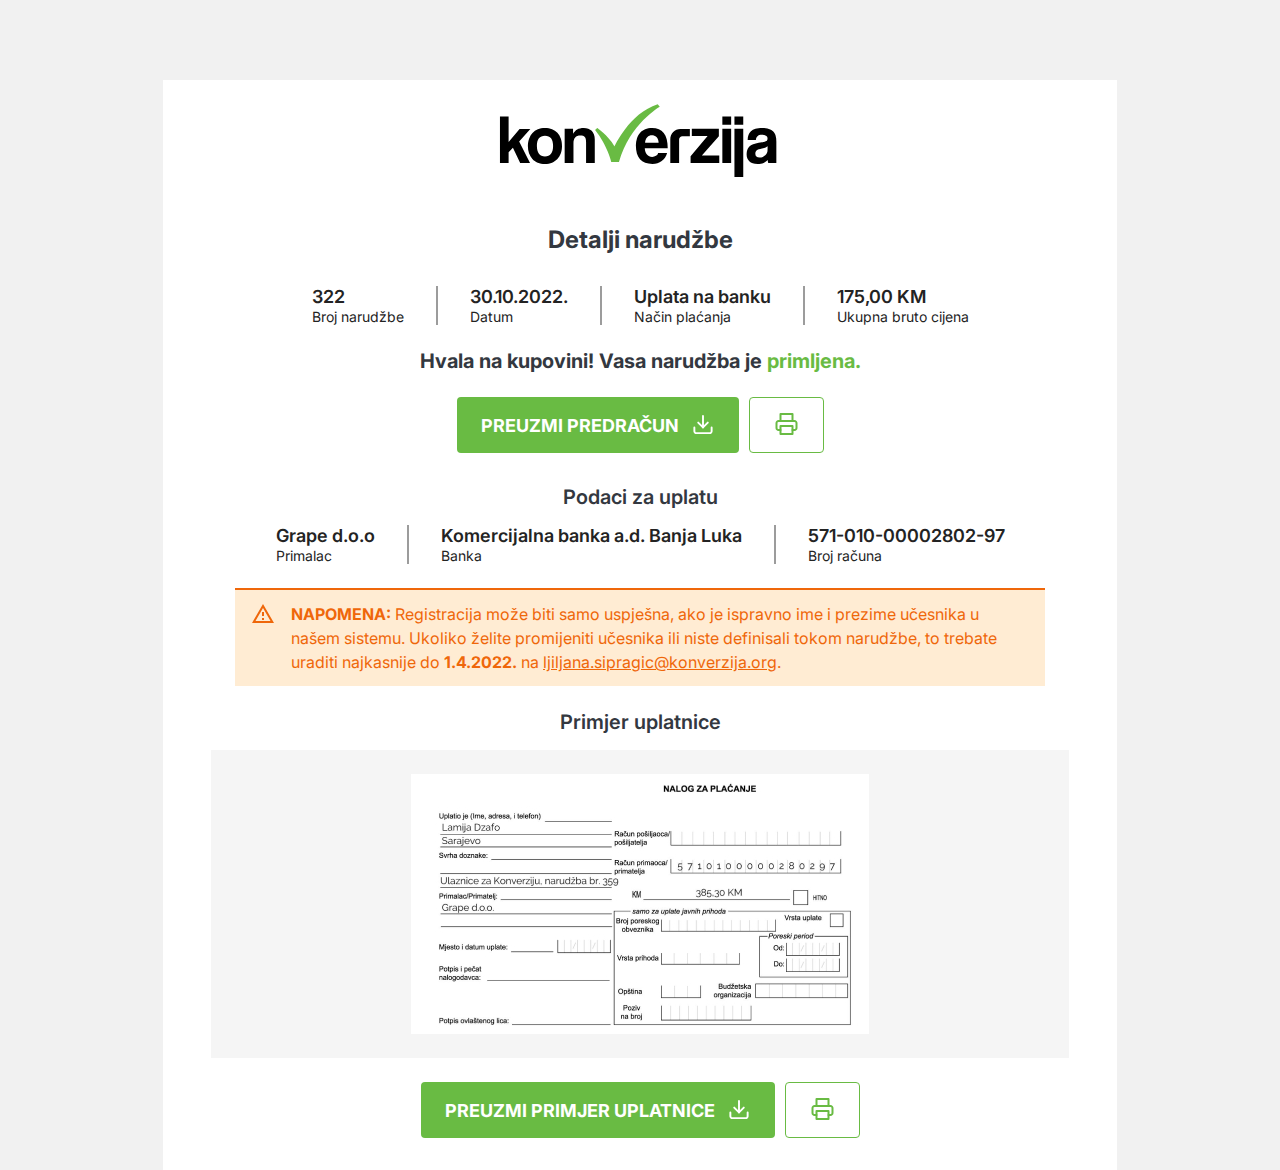
<file: narudzbe/detalji-narudzbe-bh-fizicka.html>
<!doctype html>
<html lang="bs">

<head>
    <!-- Meta tags -->
    <meta charset="utf-8">
    <meta name="viewport" content="width=device-width, initial-scale=1.0, shrink-to-fit=no">
    <title>Konverzija - Regionalna digital marketing konferencija</title>
    <meta name="description" content="" />


    <!-- Style -->
    <link rel="stylesheet" href="../style2.css">

    <!-- Google font -->
    <link rel="preconnect" href="https://fonts.googleapis.com">
    <link rel="preconnect" href="https://fonts.gstatic.com" crossorigin>
    <link href="https://fonts.googleapis.com/css2?family=Inter:wght@400;500;600;700&display=swap" rel="stylesheet">

</head>

<body class="inner">
    <section class="order-details">
        <img src="../images/logo_konverzija.svg" alt="Konverzija logo" class="logo">
        <div class="container">
            <div class="row">
                <h1>Detalji narudžbe</h1>
                <div class="details">
                    <div>
                        <span><strong>322</strong></span>
                        <span>Broj narudžbe</span>
                    </div>
                    <div>
                        <span><strong>30.10.2022.</strong></span>
                        <span>Datum</span>
                    </div>
                    <div>
                        <span><strong>Uplata na banku</strong></span>
                        <span>Način plaćanja</span>
                    </div>
                    <div>
                        <span><strong>175,00 KM</strong></span>
                        <span>Ukupna bruto cijena</span>
                    </div>
                </div>
                <p class="large">Hvala na kupovini!<br> Vasa narudžba je <span class="colour">primljena.</span></p>
                <div class="button-group">
                    <a href="#" class="button">Preuzmi predračun <img src="../images/download.svg" alt="preuzmi"></a>
                    <a href="#" class="print"><img src="../images/print.svg" alt="štampaj"></a>
                </div>
                <h2>Podaci za uplatu</h2>
                <div class="details payment">
                    <div>
                        <span><strong>Grape d.o.o</strong></span>
                        <span>Primalac</span>
                    </div>
                    <div>
                        <span><strong>Komercijalna banka a.d. Banja Luka</strong></span>
                        <span>Banka</span>
                    </div>
                    <div>
                        <span><strong>571-010-00002802-97</strong></span>
                        <span>Broj računa</span>
                    </div>
                </div>
                <div class="note">
                    <img src="../images/warning.svg" alt="napomena">
                    <p><strong>NAPOMENA:</strong>  Registracija može biti samo uspješna, ako je ispravno ime i prezime učesnika u našem sistemu. Ukoliko želite promijeniti učesnika ili niste definisali tokom narudžbe, to trebate uraditi najkasnije do <strong>1.4.2022.</strong> na <a href="mailto:ljiljana.sipragic@konverzija.org">ljiljana.sipragic@konverzija.org</a>.</p>
                </div>
                <h2>Primjer uplatnice</h2>
                <div class="img-box">
                    <img src="../images/konverzija-primjer-uplatnice.jpg" alt="primjer uplatnice">
                </div>
                <div class="button-group">
                    <a href="#" class="button">Preuzmi primjer uplatnice <img src="../images/download.svg"
                            alt="preuzmi"></a>
                    <a href="#" class="print"><img src="../images/print.svg" alt="štampaj"></a>
                </div>
            </div>
        </div>
        </div>
    </section>

</body>

</html>
</file>
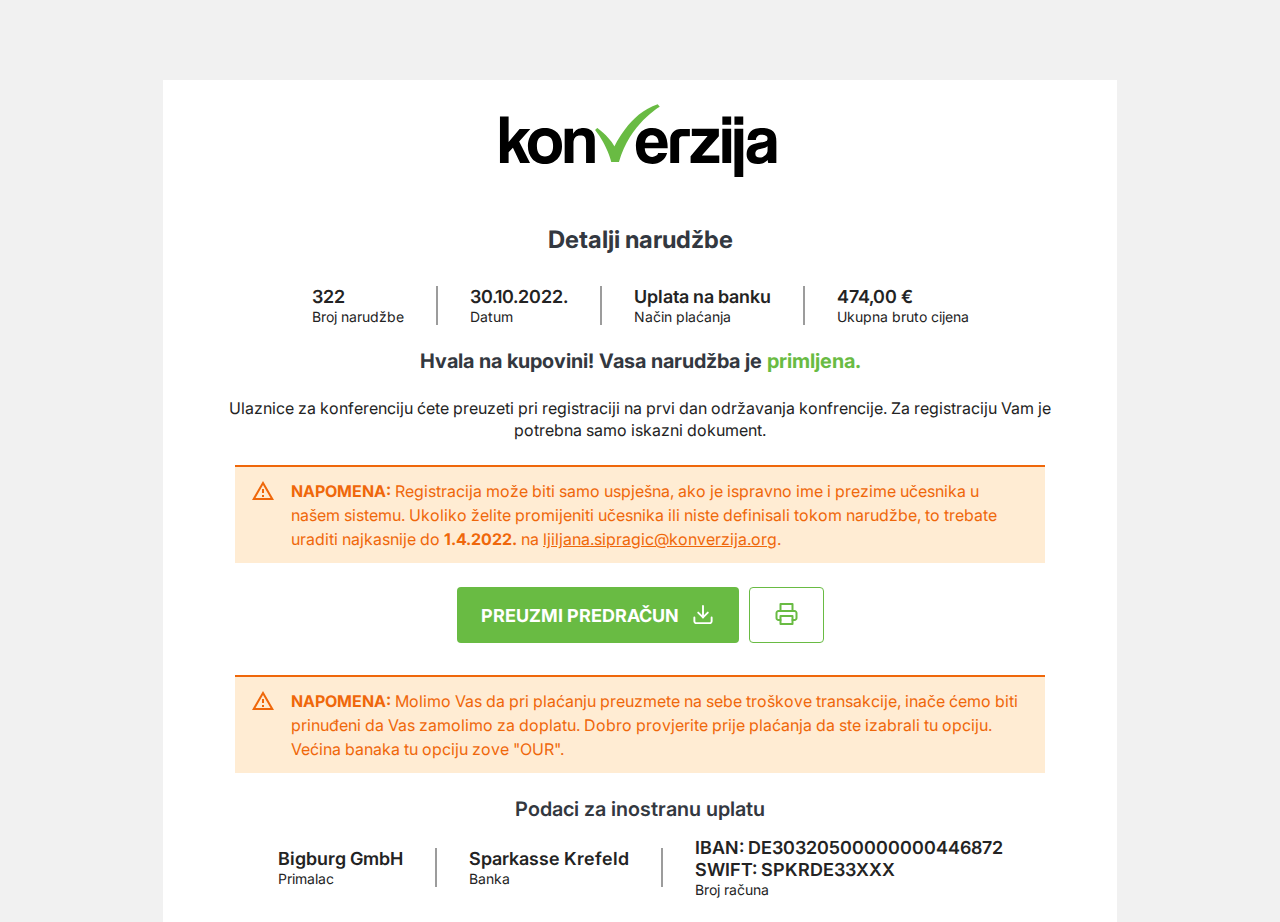
<file: narudzbe/detalji-narudzbe-ino-pravna.html>
<!doctype html>
<html lang="bs">

<head>
    <!-- Meta tags -->
    <meta charset="utf-8">
    <meta name="viewport" content="width=device-width, initial-scale=1.0, shrink-to-fit=no">
    <title>Konverzija - Regionalna digital marketing konferencija</title>
    <meta name="description" content="" />


    <!-- Style -->
    <link rel="stylesheet" href="../style2.css">

    <!-- Google font -->
    <link rel="preconnect" href="https://fonts.googleapis.com">
    <link rel="preconnect" href="https://fonts.gstatic.com" crossorigin>
    <link href="https://fonts.googleapis.com/css2?family=Inter:wght@400;500;600;700&display=swap" rel="stylesheet">

</head>

<body class="inner">
    <section class="order-details">
        <img src="../images/logo_konverzija.svg" alt="Konverzija logo" class="logo">
        <div class="container">
            <div class="row">
                <h1>Detalji narudžbe</h1>
                <div class="details">
                    <div>
                        <span><strong>322</strong></span>
                        <span>Broj narudžbe</span>
                    </div>
                    <div>
                        <span><strong>30.10.2022.</strong></span>
                        <span>Datum</span>
                    </div>
                    <div>
                        <span><strong>Uplata na banku</strong></span>
                        <span>Način plaćanja</span>
                    </div>
                    <div>
                        <span><strong>474,00 €</strong></span>
                        <span>Ukupna bruto cijena</span>
                    </div>
                </div>
                <p class="large">Hvala na kupovini!<br> Vasa narudžba je <span class="colour">primljena.</span></p>
                <p>Ulaznice za konferenciju ćete preuzeti pri registraciji na prvi  dan održavanja konfrencije. 
                    Za registraciju Vam je potrebna samo iskazni dokument.</p>
                    <div class="note">
                        <img src="../images/warning.svg" alt="napomena">
                        <p><strong>NAPOMENA:</strong>  Registracija može biti samo uspješna, ako je ispravno ime i prezime učesnika u našem sistemu. Ukoliko želite promijeniti učesnika ili niste definisali tokom narudžbe, to trebate uraditi najkasnije do <strong>1.4.2022.</strong> na <a href="mailto:ljiljana.sipragic@konverzija.org">ljiljana.sipragic@konverzija.org</a>.</p>
                    </div>
                <div class="button-group">
                    <a href="#" class="button">Preuzmi predračun <img src="../images/download.svg" alt="preuzmi"></a>
                    <a href="#" class="print"><img src="../images/print.svg" alt="štampaj"></a>
                </div>
                <div class="note">
                    <img src="../images/warning.svg" alt="napomena">
                    <p><strong>NAPOMENA:</strong> Molimo Vas da pri plaćanju preuzmete na sebe troškove transakcije, inače ćemo biti prinuđeni da Vas zamolimo za doplatu. Dobro provjerite prije plaćanja da ste izabrali tu opciju. Većina banaka tu opciju zove "OUR".</p>
                </div>
                <h2>Podaci za inostranu uplatu</h2>
                <div class="details payment">
                    <div>
                        <span><strong>Bigburg GmbH</strong></span>
                        <span>Primalac</span>
                    </div>
                    <div>
                        <span><strong>Sparkasse Krefeld</strong></span>
                        <span>Banka</span>
                    </div>
                    <div>
                        <span><strong>IBAN: DE30320500000000446872<br>
                            SWIFT: SPKRDE33XXX</strong></span>
                        
                        <span>Broj računa</span>
                    </div>
                </div>
              
            </div>
        </div>
        </div>
    </section>

</body>

</html>
</file>
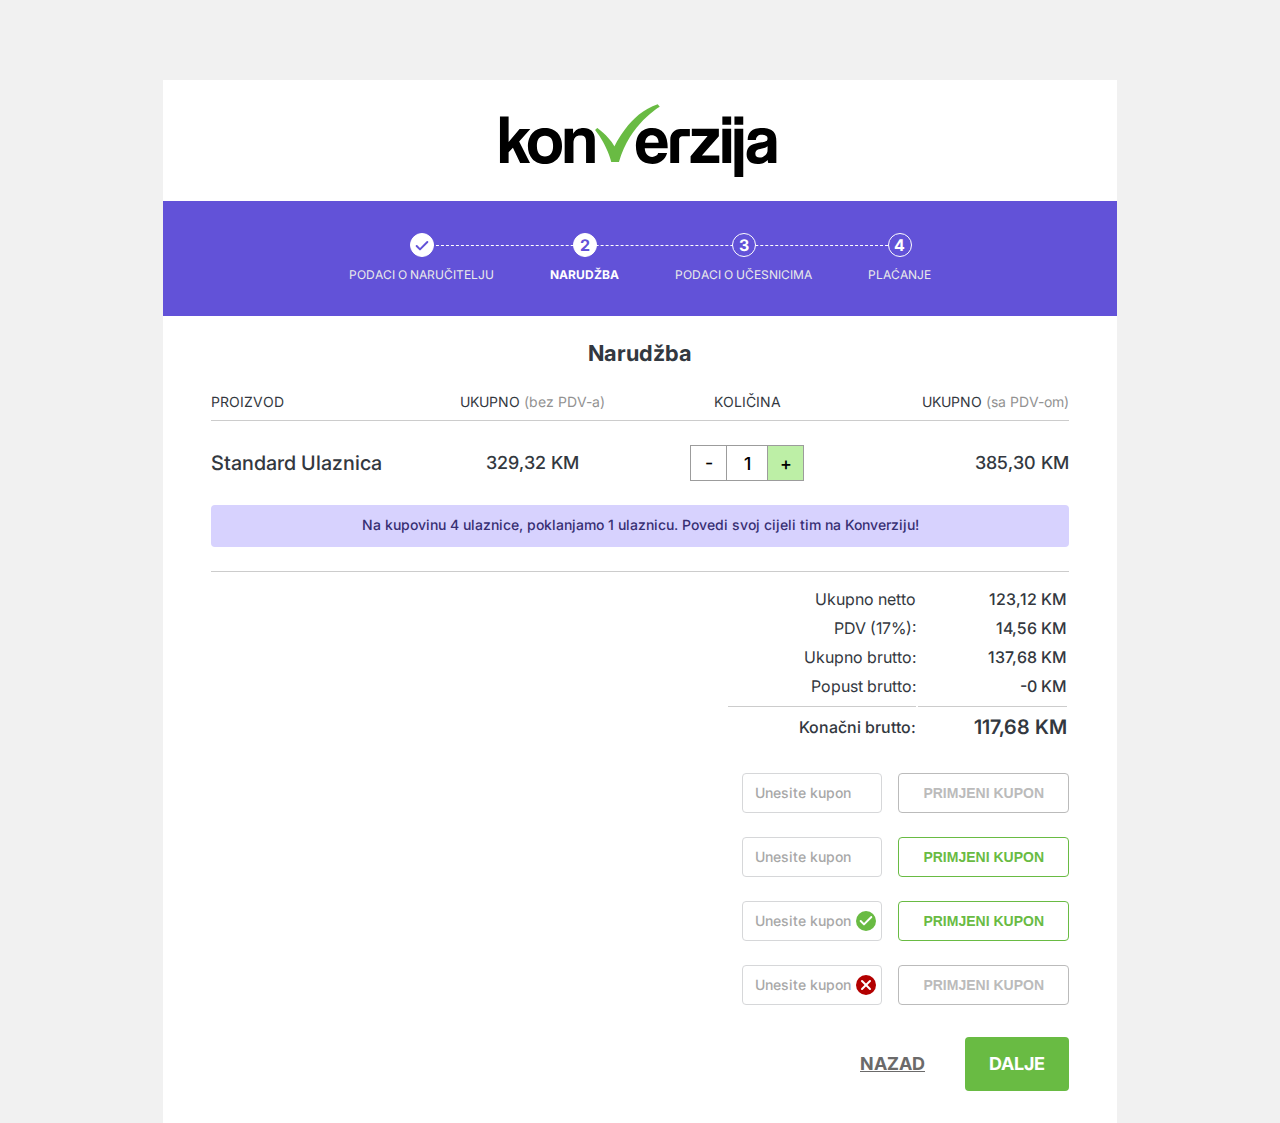
<file: narudzbe/narudzba-bh.html>
<!doctype html>
<html lang="bs">

<head>
    <!-- Meta tags -->
    <meta charset="utf-8">
    <meta name="viewport" content="width=device-width, initial-scale=1.0, shrink-to-fit=no">
    <title>Konverzija - Regionalna digital marketing konferencija</title>
    <meta name="description" content="" />


    <!-- Style -->
    <link rel="stylesheet" href="../style2.css">

    <!-- Google font -->
    <link rel="preconnect" href="https://fonts.googleapis.com">
    <link rel="preconnect" href="https://fonts.gstatic.com" crossorigin>
    <link href="https://fonts.googleapis.com/css2?family=Inter:wght@400;500;600;700&display=swap" rel="stylesheet">

</head>

<body class="inner">
    <section class="cart">
        <div class="header">
            <img src="../images/logo_konverzija.svg" alt="Konverzija logo" class="logo">
        </div>
        <div class="steps">
            <div class="container">
                <div class="row">
                    <div class="step completed">
                        <span class="number"><img src="../images/check.svg" alt="korak jedan"></span>
                        <span class="text">Podaci o naručitelju</span>
                    </div>
                    <div class="step active">
                        <span class="number">2</span>
                        <div>
                            <span class="mobile-text">Korak 2 od 4</span>
                            <span class="text">Narudžba</span>
                        </div>
                    </div>
                    <div class="step">
                        <span class="number">3</span>
                        <span class="text">Podaci o učesnicima</span>
                    </div>
                    <div class="step">
                        <span class="number">4</span>
                        <span class="text">Plaćanje</span>
                    </div>
                </div>
            </div>

        </div>
        <div class="container">
            <div class="row">
                <h1>Narudžba</h1>

                <form>
                    <table class="cart-table" cellspacing="0">
                        <thead>
                            <tr>
                                <th class="product-name">Proizvod</th>
                                <th class="product-price">UKUPNO <span>(bez PDV-a)</span></th>
                                <th class="product-quantity">Količina</th>
                                <th class="product-total">UKUPNO <span>(sa PDV-om)</span></th>
                            </tr>
                        </thead>
                        <tbody>

                            <tr class="cart_item">
                                <td class="product-name">Standard Ulaznica</td>

                                <td class="product-price" data-label="UKUPNO (bez PDV-a):">
                                    <div class="amount">329,32 <span class="currencySymbol">KM</span></div>
                                </td>

                                <td class="product-quantity" data-label="KOLIČINA:">
                                    <div class="qib-container">
                                        <button type="button" class="minus">-</button>
                                        <div class="quantity">
                                            <input type="text" id="quant" class="qty text" value="1" title="Količina">
                                        </div>
                                        <button type="button" class="plus">+</button>
                                    </div>
                                </td>

                                <td class="product-total" data-label="UKUPNO (sa PDV-om):">
                                    <div class="amount">385,30 <span class="currencySymbol">KM</span></div>
                                </td>
                            </tr>
                        </tbody>
                    </table>

                    <div class="info">
                        <p>Na kupovinu 4 ulaznice, poklanjamo 1 ulaznicu. Povedi svoj cijeli tim na
                            Konverziju!</p>
                    </div>
                    <div class="cart-totals">
                        <table class="totals">
                            <tbody>
                                <tr>
                                    <th>Ukupno netto</th>
                                    <td>123,12 <span class="currencySymbol">KM</span></td>
                                </tr>
                                <tr>
                                    <th>PDV (17%):</th>
                                    <td>14,56 <span class="currencySymbol">KM</span></td>
                                </tr>
                                <tr>
                                    <th>Ukupno brutto:</th>
                                    <td>137,68 <span class="currencySymbol">KM</span></td>
                                </tr>
                                <tr>
                                    <th>Popust brutto:</th>
                                    <td>-0 <span class="currencySymbol">KM</span></td>
                                </tr>
                                <tr class="total">
                                    <th>Konačni brutto:</th>
                                    <td>117,68 <span class="currencySymbol">KM</span></td>
                                </tr>
                            </tbody>
                        </table>
                    </div>


                    <div class="coupon">
                        <input type="text" name="coupon_code" class="input-text" id="coupon_code" value=""
                            placeholder="Unesite kupon">
                        <div class="tooltip disabled"> <button type="submit" class="button" name="apply_coupon"
                                value="Primjeni kupon" disabled>Primjeni
                                kupon</button>
                            <span class="tooltiptext">Prvo morate unijeti kupon.</span>
                        </div>

                    </div>

                    <div class="coupon">
                        <input type="text" name="coupon_code" class="input-text" id="coupon_code" value=""
                            placeholder="Unesite kupon">
                        <button type="submit" class="button" name="apply_coupon" value="Primjeni kupon">Primjeni
                            kupon</button>

                    </div>
                    <div class="coupon">
                        <input type="text" name="coupon_code" class="input-text correct" id="coupon_code" value=""
                            placeholder="Unesite kupon">
                        <button type="submit" class="button" name="apply_coupon" value="Primjeni kupon">Primjeni
                            kupon</button>

                    </div>
                    <div class="coupon">
                        <input type="text" name="coupon_code" class="input-text incorrect" id="coupon_code" value=""
                            placeholder="Unesite kupon">
                        <div class="tooltip disabled"> <button type="submit" class="button" name="apply_coupon"
                                value="Primjeni kupon" disabled>Primjeni
                                kupon</button>
                            <span class="tooltiptext">Molim vas unesite ispravan kupon.</span>

                        </div>
                    </div>
                </form>

                <div class="button-group">
                    <a href="#" class="inverted-button">Nazad</a>
                    <a href="#" class="button">Dalje</a>
                </div>



            </div>
        </div>
    </section>

</body>

</html>
</file>
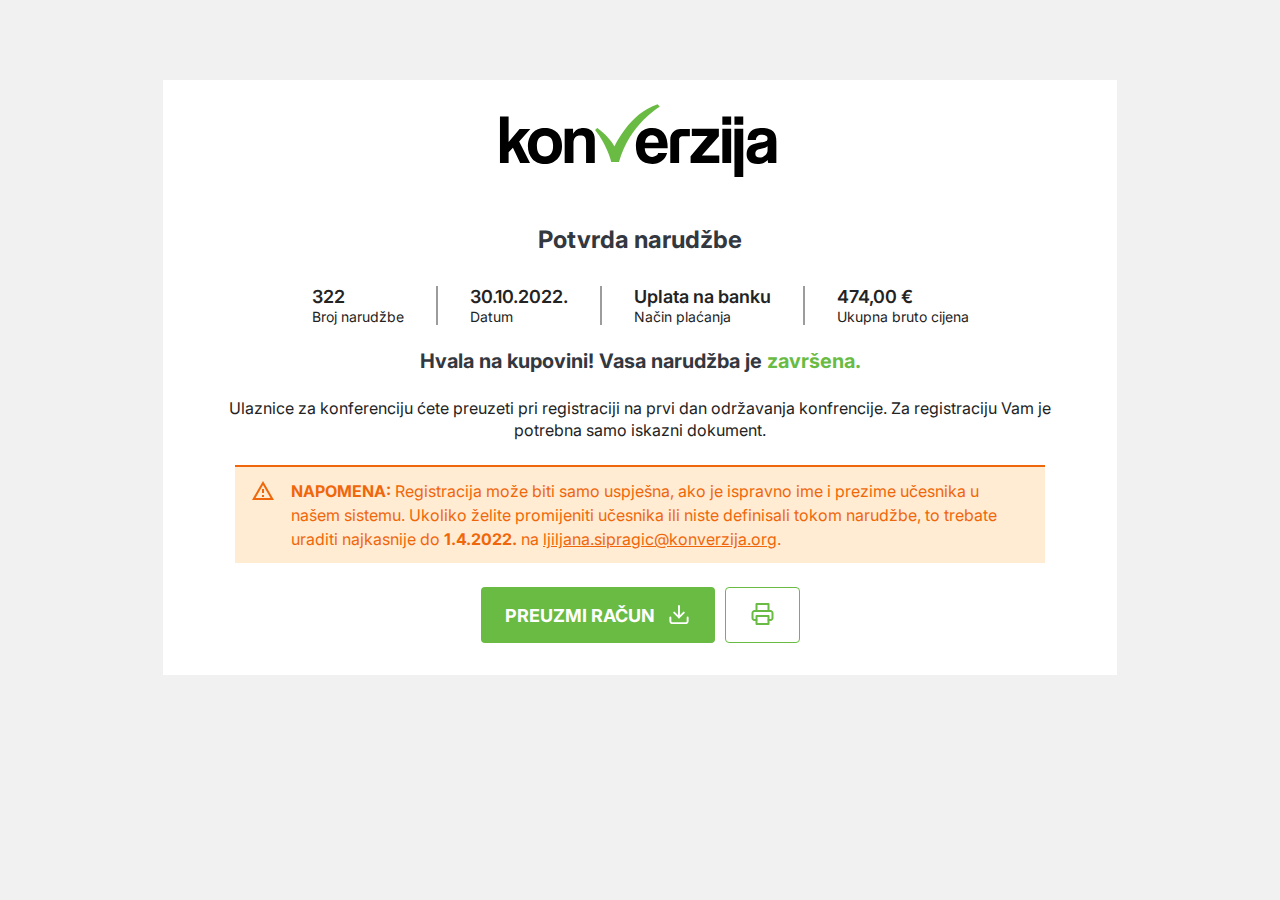
<file: narudzbe/potvrda-narudzbe-ino-fizicka.html>
<!doctype html>
<html lang="bs">

<head>
    <!-- Meta tags -->
    <meta charset="utf-8">
    <meta name="viewport" content="width=device-width, initial-scale=1.0, shrink-to-fit=no">
    <title>Konverzija - Regionalna digital marketing konferencija</title>
    <meta name="description" content="" />


    <!-- Style -->
    <link rel="stylesheet" href="../style2.css">

    <!-- Google font -->
    <link rel="preconnect" href="https://fonts.googleapis.com">
    <link rel="preconnect" href="https://fonts.gstatic.com" crossorigin>
    <link href="https://fonts.googleapis.com/css2?family=Inter:wght@400;500;600;700&display=swap" rel="stylesheet">

</head>

<body class="inner">
    <section class="order-details">
        <img src="../images/logo_konverzija.svg" alt="Konverzija logo" class="logo">
        <div class="container">
            <div class="row">
                <h1>Potvrda narudžbe</h1>
                <div class="details">
                    <div>
                        <span><strong>322</strong></span>
                        <span>Broj narudžbe</span>
                    </div>
                    <div>
                        <span><strong>30.10.2022.</strong></span>
                        <span>Datum</span>
                    </div>
                    <div>
                        <span><strong>Uplata na banku</strong></span>
                        <span>Način plaćanja</span>
                    </div>
                    <div>
                        <span><strong>474,00 €</strong></span>
                        <span>Ukupna bruto cijena</span>
                    </div>
                </div>
                <p class="large">Hvala na kupovini!<br> Vasa narudžba je <span class="colour">završena.</span></p>
                <p>Ulaznice za konferenciju ćete preuzeti pri registraciji na prvi  dan održavanja konfrencije. 
                    Za registraciju Vam je potrebna samo iskazni dokument.</p>
                    <div class="note">
                        <img src="../images/warning.svg" alt="napomena">
                        <p><strong>NAPOMENA:</strong>  Registracija može biti samo uspješna, ako je ispravno ime i prezime učesnika u našem sistemu. Ukoliko želite promijeniti učesnika ili niste definisali tokom narudžbe, to trebate uraditi najkasnije do <strong>1.4.2022.</strong> na <a href="mailto:ljiljana.sipragic@konverzija.org">ljiljana.sipragic@konverzija.org</a>.</p>
                    </div>
                <div class="button-group">
                    <a href="#" class="button">Preuzmi račun <img src="../images/download.svg" alt="preuzmi"></a>
                    <a href="#" class="print"><img src="../images/print.svg" alt="štampaj"></a>
                </div>
            </div>
        </div>
        </div>
    </section>

</body>

</html>
</file>
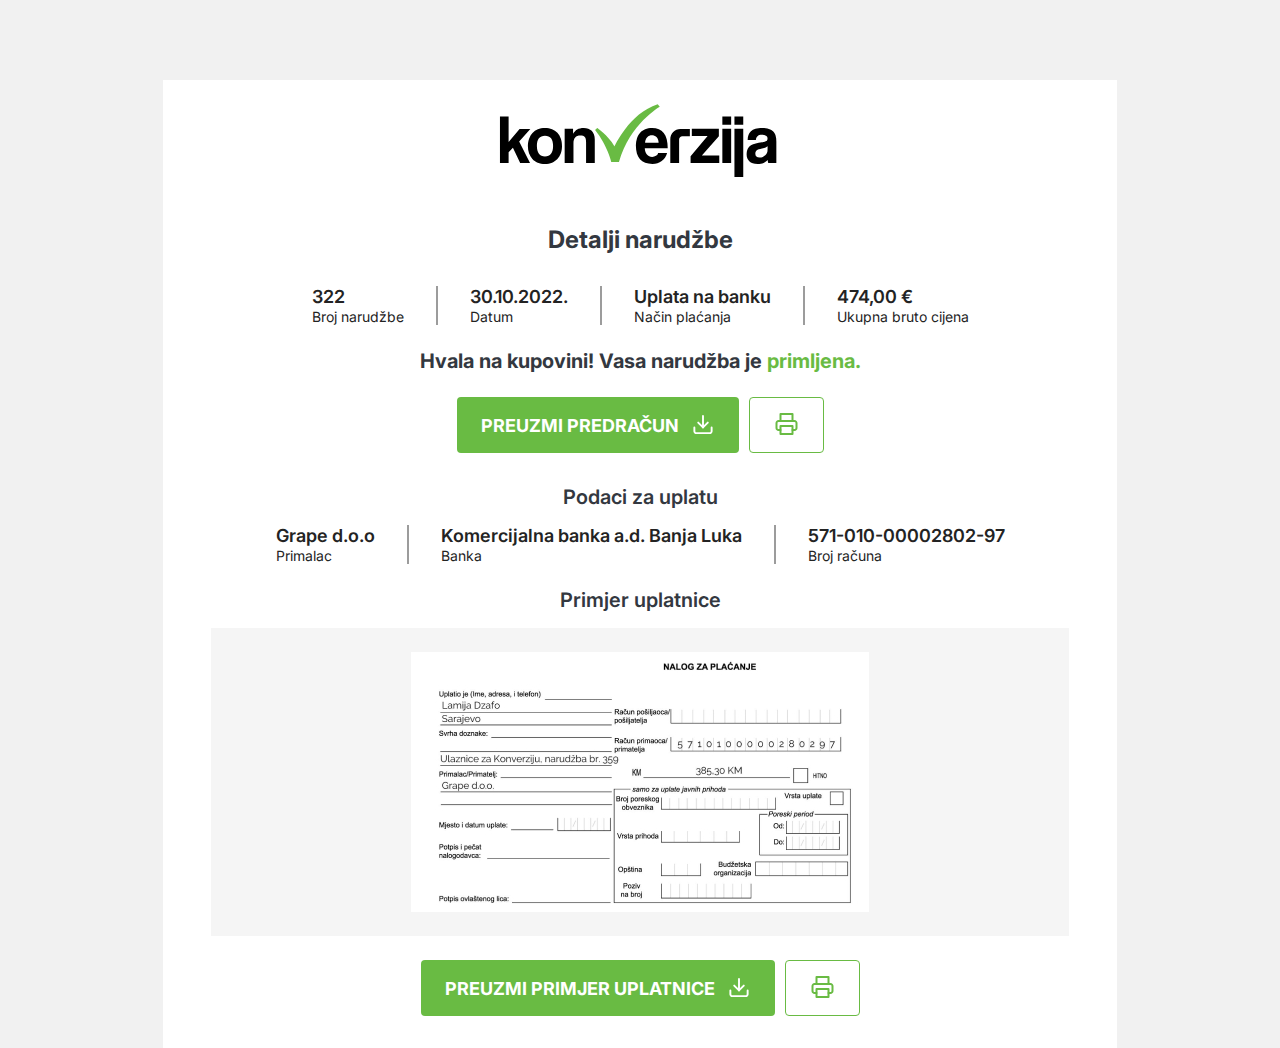
<file: pages/index5.html>
<!doctype html>
<html lang="bs">

<head>
    <!-- Meta tags -->
    <meta charset="utf-8">
    <meta name="viewport" content="width=device-width, initial-scale=1.0, shrink-to-fit=no">
    <title>Konverzija - Regionalna digital marketing konferencija</title>
    <meta name="description" content="" />


    <!-- Style -->
    <link rel="stylesheet" href="../style2.css">

    <!-- Google font -->
    <link rel="preconnect" href="https://fonts.googleapis.com">
    <link rel="preconnect" href="https://fonts.gstatic.com" crossorigin>
    <link href="https://fonts.googleapis.com/css2?family=Inter:wght@400;500;600;700&display=swap" rel="stylesheet">

</head>

<body class="inner">
    <section class="order-details">
        <div class="header">
            <img src="../images/logo_konverzija.svg" alt="Konverzija logo" class="logo">
        </div>
        <div class="container">
            <div class="row">
                <h1>Detalji narudžbe</h1>
                <div class="details">
                    <div>
                        <span><strong>322</strong></span>
                        <span>Broj narudžbe</span>
                    </div>
                    <div>
                        <span><strong>30.10.2022.</strong></span>
                        <span>Datum</span>
                    </div>
                    <div>
                        <span><strong>Uplata na banku</strong></span>
                        <span>Način plaćanja</span>
                    </div>
                    <div>
                        <span><strong>474,00 €</strong></span>
                        <span>Ukupna bruto cijena</span>
                    </div>
                </div>
                <p class="large">Hvala na kupovini!<br> Vasa narudžba je <span class="colour">primljena.</span></p>
                <div class="button-group">
                    <a href="#" class="button">Preuzmi predračun <img src="../images/download.svg" alt="preuzmi"></a>
                    <a href="#" class="print"><img src="../images/print.svg" alt="štampaj"></a>
                </div>
                <h2>Podaci za uplatu</h2>
                <div class="details payment">
                    <div>
                        <span><strong>Grape d.o.o</strong></span>
                        <span>Primalac</span>
                    </div>
                    <div>
                        <span><strong>Komercijalna banka a.d. Banja Luka</strong></span>
                        <span>Banka</span>
                    </div>
                    <div>
                        <span><strong>571-010-00002802-97</strong></span>
                        <span>Broj računa</span>
                    </div>
                </div>
                <h2>Primjer uplatnice</h2>
                <div class="img-box">
                    <img src="../images/konverzija-primjer-uplatnice.jpg" alt="primjer uplatnice">
                </div>
                <div class="button-group">
                    <a href="#" class="button">Preuzmi primjer uplatnice <img src="../images/download.svg"
                            alt="preuzmi"></a>
                    <a href="#" class="print"><img src="../images/print.svg" alt="štampaj"></a>
                </div>
            </div>
        </div>
        </div>
    </section>

</body>

</html>
</file>
<file: style2.css>
/* container and column */
.container {
    margin: 0 auto;
    max-width: 1280px;
    width: 100%;
    overflow: hidden;
}

@media (max-width: 1280px) {
    .container {
        padding: 0 16px;
    }
}

.column-1,
.column-2,
.column-3,
.column-4,
.column-5,
.column-6,
.column-7,
.column-8,
.column-9,
.column-10,
.column-11,
.column-12 {
    float: left;
}

.column-1 {
    width: 8.3%;
}

.column-2 {
    width: 16.6%;
}

.column-3 {
    width: 25%;
}

.column-4 {
    width: 33.3%;
}

.column-5 {
    width: 41.6%;
}

.column-6 {
    width: 50%;
}

.column-7 {
    width: 58.3%;
}

.column-8 {
    width: 66.6%;
}

.column-9 {
    width: 75%;
}

.column-10 {
    width: 83.3%;
}

.column-11 {
    width: 91.6%;
}

.column-12 {
    width: 100%;
}

@media (max-width: 1023px) {

    .column-1,
    .column-2,
    .column-3,
    .column-4,
    .column-5,
    .column-6,
    .column-7,
    .column-8,
    .column-9,
    .column-10,
    .column-11,
    .column-12 {
        margin: 0 !important;
        padding: 0 !important;
        float: none;
        width: 100% !important;
    }

}

/* Basic styles */
section {
    margin: 0;
    padding: 0;
    border: 0;
    width: 100%;
}

footer,
header,
nav,
section {
    display: block;
    overflow: hidden;
}

* {
    margin: 0;
    padding: 0;
    box-sizing: border-box;
}

html {
    -webkit-text-size-adjust: 100%;
    -ms-text-size-adjust: 100%;
    text-rendering: optimizeLegibility;
    -webkit-font-smoothing: antialiased;
    scroll-behavior: smooth;
}

body {
    font-family: 'Montserrat', sans-serif;
    background-color: #fff;
    font-weight: normal;
    text-rendering: optimizeLegibility;
    -webkit-font-smoothing: antialiased;
    color: var(--text-color);
    line-height: 1;
}

:focus {
    outline: none;
}

:root {
    --text-color: #232323;
    --title-color: #232323;
    --hilight-color: #6252D8;
    --button-color: #69BB43;
}

a {
    text-decoration: none;
}

a:hover,
a:active {
    outline: 0;
}

p {
    margin: 0;
    font-size: 18px;
    line-height: 24px;
    margin-bottom: 16px;
    color: var(--text-color);
    font-weight: 400;

}

h1 {
    font-weight: 900;
    font-size: 48px;
    line-height: 59px;
}

h2,
h2 a {
    font-weight: 700;
    font-size: 40px;
    line-height: 49px;
    margin-bottom: 24px;
}

h3,
h3 a {
    font-weight: 700;
    font-size: 28px;
    line-height: 34px;
}

h4,
h4 a {
    font-size: 22px;
    line-height: 29px;
}

h5,
h5 a {
    font-size: 19px;
    line-height: 26px;
}

h6,
h6 a {
    font-size: 16px;
    line-height: 21px;
}

h1,
h2,
h2 a,
h3,
h3 a,
h4,
h4 a,
h5,
h5 a,
h6,
h6 a {
    color: var(--title-color);
    font-family: 'Montserrat', sans-serif;



}

ul {
    list-style: disc inside;
}

ol {
    list-style: decimal inside;
}

li {
    font-size: 16px;
    line-height: 23px;
    margin-bottom: 15px;
    color: var(--text-color);
    list-style: none;
    font-family: 'Montserrat', sans-serif;
}

li ul,
li ol {
    margin-left: 15px;
    margin-bottom: 0;
}

iframe,
img {
    max-width: 100%;
}

.button {
    padding: 16px 24px;
    background: var(--button-color);
    border-radius: 4px;
    font-weight: 700;
    font-size: 18px;
    line-height: 22px;
    color: #fff;
    text-transform: uppercase;
    transition: all .2s;

}

.button:hover {
    background: #5da93a;
}

/*cart*/
body.inner {
    background-color: #f1f1f1;
    font-family: 'Inter', sans-serif;

}

.cart {
    max-width: 954px;
    margin: 80px auto 0;
    background-color: #fff;
    overflow: visible;
    padding: 24px 0 32px;
}

.header img {
    margin: 0 auto 24px auto;
    height: 73px;
    display: block;
}

.cart .container {
    padding: 0;
    margin: 0;
}

.steps {
    padding: 16px 0px;
    background: #6252D8;
}

.steps .row {
    display: flex;
    flex-direction: row;
    justify-content: center;
    align-items: center;
    padding: 16px 0px;
}

.steps {
    position: relative;
}

.steps .step {
    text-align: center;
    padding: 0 28px;
    position: relative;
}

.step .number {
    font-family: 'Inter', sans-serif;
    color: #fff;
    border: 1px solid #fff;
    border-radius: 100%;
    font-weight: 700;
    font-size: 16px;
    line-height: 23px;
    text-align: center;
    width: 24px;
    height: 24px;
    display: block;
    margin: 0 auto 8px;
    background: #6252D8;


}

.step.active .number {
    color: #6252D8;
    background: #fff;
}

.step.completed .number {
    background: #fff;
}

.step.completed .number img {
    width: 16px;
    height: 16px;
    margin-top: calc(100% - 16px/2 - 10px);
}

.step .mobile-text {
    display: none;
}

.step .text {
    font-family: 'Inter', sans-serif;

    font-weight: 400;
    font-size: 12px;
    line-height: 18px;
    text-transform: uppercase;
    color: #EAEAEA;
}

.step.active .text {
    font-weight: 700;
    font-size: 12px;
    line-height: 18px;
    color: #fff;
}

.steps .row:before {
    content: '';
    width: 50%;
    border-top: 1px dashed #FFFFFF;
    display: inline-block;
    position: absolute;
    top: 38%;
    left: 27%;
}

.cart h1 {
    font-family: 'Inter', sans-serif;
    font-weight: 700;
    font-size: 22px;
    line-height: 27px;
    text-align: center;
    margin: 24px 0;
    color: #333840;
}

.cart form {
    padding: 0 48px;
}

table.cart-table {
    width: 100%;
    table-layout: fixed;
}

table.cart-table td.product-name,
table.cart-table th.product-name {
    text-align: left;
}

table.cart-table td.product-price,
table.cart-table th.product-price,
table.cart-table td.product-quantity,
table.cart-table th.product-quantity {
    text-align: center;
}

table.cart-table td.product-total,
table.cart-table th.product-total {
    text-align: right;
}

table.cart-table td.product-name {
    font-family: 'Inter', sans-serif;

    font-weight: 500;
    font-size: 20px;
    line-height: 24px;
    color: #333840;
}

table.cart-table td.product-price,
table.cart-table td.product-total {
    font-family: 'Inter', sans-serif;
    font-weight: 500;
    font-size: 18px;
    line-height: 22px;
    color: #333840;
}

table.cart-table tr {
    width: 100%;
}

table.cart-table thead th {
    padding-bottom: 8px;
    border-bottom: 1px solid #ccc;
}

table.cart-table thead th {
    font-family: 'Inter', sans-serif;
    font-size: 14px;
    line-height: 21px;
    text-transform: uppercase;
    color: #333840;
    font-weight: 400;
}

table.cart-table thead th span {
    color: #929292;
    text-transform: none;
}

.cart button.minus {
    font-family: 'Inter', sans-serif;
    line-height: 1;
    display: inline-block;
    margin: 0;
    padding: 0;
    box-sizing: border-box;
    height: 36px;
    width: 36px;
    float: left;
    min-height: initial;
    min-width: initial;
    max-height: initial;
    max-width: initial;
    vertical-align: middle;
    font-weight: 500;
    font-size: 18px;
    line-height: 16px;
    transition: none;
    border-top: 1px solid #9C9C9C;
    border-bottom: 1px solid #9C9C9C;
    border-left: 1px solid #9C9C9C;
    background: #fff;
    border-right: none;
    border-radius: 0;
    cursor: pointer;
    transition: all .2s;
}

.cart button.minus:hover {
    background: #f5f5f5;
}

.cart button.plus {
    font-family: 'Inter', sans-serif;
    line-height: 1;
    display: inline-block;
    margin: 0;
    padding: 0;
    box-sizing: border-box;
    padding: 10px;
    width: 36px;
    height: 36px;
    background: #BDEFA6;
    float: right;
    min-height: initial;
    min-width: initial;
    max-height: initial;
    max-width: initial;
    vertical-align: middle;
    font-weight: 500;
    font-size: 18px;
    line-height: 16px;
    transition: none;
    border-top: 1px solid #9C9C9C;
    border-bottom: 1px solid #9C9C9C;
    border-right: 1px solid #9C9C9C;
    border-left: none;
    border-radius: 0;
    cursor: pointer;
    transition: all .2s;
}

button.plus:hover {
    background: #abef8b;
}

input#quant {
    font-family: 'Inter', sans-serif;
    line-height: 1;
    background: none;
    text-align: center;
    vertical-align: middle;
    margin: 0;
    padding: 0;
    box-sizing: border-box;
    padding: 10px;
    width: 42px;
    height: 36px;
    min-height: initial;
    min-width: initial;
    max-height: initial;
    max-width: initial;
    box-shadow: none;
    font-weight: 500;
    font-size: 18px;
    line-height: 16px;
    border: 1px solid #9C9C9C;
    border-radius: 0;


}

table.cart-table .qib-container {
    display: flex;
    justify-content: center;
}

table.cart-table tbody tr td {
    padding: 24px 0;
}

.cart .info p {
    font-family: 'Inter', sans-serif;
    font-weight: 500;
    font-size: 14px;
    line-height: 16px;
    display: block;
    color: #372F73;
    padding: 12px 0px;
    max-width: 100%;
    height: 42px;
    background: #D7D2FE;
    border-radius: 4px;
    text-align: center;
    margin-bottom: 0;
}

.cart .info {
    padding-bottom: 24px;
    border-bottom: 1px solid #ccc;
}

.coupon {
    display: flex;
    flex-direction: row;
    align-items: center;
    justify-content: end;
    margin-top: 24px;
}

.coupon #coupon_code {
    padding: 12px;
    gap: 10px;
    width: 140px;
    height: 40px;
    background-color: #FFFFFF;
    border: 1px solid #D6D7D9;
    border-radius: 4px;
    margin-right: 16px;
    color: #333840;
}

.coupon #coupon_code:focus {
    border-color: #8d8d8d;
}

.coupon #coupon_code::placeholder {
    font-family: 'Inter', sans-serif;
    font-weight: 500;
    font-size: 14px;
    line-height: 16px;
    color: #A8A8A8;
}

.coupon button {
    padding: 16px 24px;
    gap: 10px;
    height: 40px;
    border-radius: 4px;
    background: #fff;
    font-weight: 700;
    font-size: 14px;
    line-height: 0px;
    text-transform: uppercase;
    cursor: pointer;
    border: 1px solid #69BB43;
    color: #69BB43;
    transition: all .2s;
}

.coupon button:not(:disabled):hover {
    background: #69BB43;
    color: #fff;
}

.coupon button:disabled {
    border: 1px solid #BBBBBB;
    color: #BBBBBB;

}
.coupon button:disabled:hover {
    border: 1px solid #BBBBBB;
    color: #BBBBBB;
    background-color: #fff;
}
.tooltip.disabled:hover .tooltiptext {
    visibility: visible;
}

.cart .button-group {
    display: flex;
    flex-direction: row;
    align-items: center;
    justify-content: end;
    margin: 0 48px;
    margin-top: 32px;
}

.inverted-button {
    padding: 16px 24px;
    margin-right: 16px;
    font-weight: 700;
    font-size: 18px;
    line-height: 22px;
    text-decoration-line: underline;
    text-transform: uppercase;
    color: #6B6A6A;

}

.inverted-button:hover {
    opacity: 0.9;
}

.tooltip.disabled {
    position: relative;
}

.tooltip.disabled .tooltiptext {
    font-family: 'Inter', sans-serif;

    visibility: hidden;
    background: #3E3E3E;
    color: #fff;
    border-radius: 8px;
    padding: 16px;
    font-weight: 400;
    font-size: 14px;
    line-height: 21px;
    text-align: center;
    position: absolute;
    left: 50%;
    transform: translateX(-50%);
    min-width: 260px;
    z-index: 1;
    bottom: -56px;
    right: 0;
}

input.correct {
    background-position-x: 95% !important;
    background: url("images/correct.svg") no-repeat right;
    background-size: 20px;
}

input.incorrect {
    background-position-x: 95% !important;
    background: url("images/incorrect.svg") no-repeat right;
    background-size: 20px;
}

.cart-totals {
    width: 100%;
    overflow: hidden;
}

.totals {
    width: 40%;
    float: right;
    text-align: right;
    padding-top: 16px;
}

.totals th {
    font-family: 'Inter', sans-serif;
    color: #333840;
    font-weight: 400;
    font-size: 16px;
    line-height: 19px;
    padding-bottom: 8px;
}

.totals td {
    font-family: 'Inter', sans-serif;
    font-weight: 500;
    font-size: 16px;
    line-height: 19px;
    color: #333840;
    padding-bottom: 8px;
}

.totals .total th {
    padding-top: 8px;
    border-top: 1px solid #ccc;
    font-weight: 500;
}

.totals .total td {
    font-weight: 600;
    font-size: 20px;
    line-height: 24px;
    padding-top: 8px;
    color: #333840;
    border-top: 1px solid #ccc;
}

@media (min-width: 821px) and (max-width: 1023px) {
    .cart {
        position: relative;
        min-height: 100vh;
        margin-top: 0;
    }

    .steps .row:before {
        width: 54.5%;
        left: 25%;
    }
}

@media (min-width: 768px) and (max-width: 820px) {
    .cart {
        position: relative;
        min-height: 100vh;
        margin-top: 0;
    }

    .steps .row:before {
        width: 60%;
        left: 23%;
    }
}

@media (max-width: 767px) {
    .cart {
        position: relative;
        min-height: 100vh;
        margin-top: 0;
        padding-top: 16px;
        padding-bottom: 0;
    }

    .header img {
        margin: 0 auto 16px auto;
        height: 40px;
    }

    .steps {
        padding: 0px;
    }

    .step.active {
        display: flex;
        flex-direction: row;
        justify-content: flex-start;
        align-items: center;
    }

    .step .mobile-text {
        display: block;
        font-weight: 500;
        font-size: 12px;
        line-height: 18px;
        color: #fff;

    }

    .step .text {
        text-align: left;
        font-weight: 700;
        font-size: 14px;
        line-height: 18px;
    }

    .step {
        display: none;
    }

    .steps .row {
        justify-content: flex-start;
    }

    .steps .row:before {
        content: '';
        display: none;
    }

    .step .number {
        width: 32px;
        height: 32px;
        font-size: 22px;
        line-height: 28px;
        margin-right: 8px;
        margin-bottom: 0;
    }

    .cart h1 {
        display: none;
    }

    .cart form {
        padding: 0 24px;
    }

    .cart .info p {
        font-weight: 500;
        font-size: 14px;
        line-height: 18px;
        padding: 12px 16px;
        text-align: left;
        height: auto;
    }

    .totals {
        width: 100%;
        padding-top: 24px;
        float: none;
        padding: 16px 20px 0 20px;
    }

    .totals th {
        text-align: left;
    }

    .coupon {
        margin: 24px 0 0 0;
    }

    .coupon:last-child {
        margin-bottom: 50px;
    }

    .coupon button {
        padding: 8px;
        width: 60%;
    }

    .tooltip.disabled {
        width: 60%;
    }

    .coupon button:disabled {
        width: 100%;
    }

    table.cart-table thead {
        border: none;
        clip: rect(0 0 0 0);
        height: 1px;
        margin: -1px;
        overflow: hidden;
        padding: 0;
        position: absolute;
        width: 1px;
    }

    table.cart-table tr {
        display: block;
    }

    table.cart-table td {
        display: block;
        text-align: right;
    }

    table.cart-table td::before {
        content: attr(data-label);
        float: left;
        font-weight: bold;
        text-transform: uppercase;
        width: 50%;
        text-align: left;
        font-weight: 400;
        font-size: 14px;
        flex: 1;
    }

    table.cart-table td.product-price {
        text-align: right;
        font-weight: 500;
        font-size: 16px;
        line-height: 19px;
    }

    table.cart-table .qib-container {
        justify-content: flex-end;
    }

    table.cart-table {
        width: 100%;
    }

    table.cart-table tbody tr td {
        padding: 24px 0 0 0;
        display: flex;
        flex-direction: row;
        align-items: center;
    }

    table.cart-table td.product-total {
        font-weight: 700;
        font-size: 18px;
        line-height: 22px;
    }

    table.cart-table td.product-name {
        text-align: left;
        font-weight: 500;
        font-size: 20px;
        line-height: 24px;
        display: block;
    }

    .cart .info {
        padding: 24px 0;

    }

    .cart .button-group {
        margin: 0 20px 16px 20px;
        justify-content: center;
    }

    .tooltip.disabled .tooltiptext {

        font-size: 14px;
        line-height: 21px;
        left: 24%;
        transform: translateX(-40%);
        min-width: 208px;

    }
}

@media (max-width: 359px) {
    .dalje{
        justify-content: center!important;
    }
    .coupon #coupon_code {
        padding: 4px;
        width: 110px;
        text-align: center;
    }

    .coupon button {
        padding: 4px;
        font-size: 10px;

    }

    .coupon #coupon_code::placeholder {
        font-size: 10px;
        line-height: 16px;
    }

    input.correct,
    input.incorrect {
        background-size: 16px;
    }

    .totals th,
    .totals td {
        font-size: 14px;
        line-height: 17px;

    }

    .totals .total td {
        font-size: 16px;
        line-height: 20px;
    }

    .tooltip.disabled .tooltiptext {

        padding: 12px;
        left: 0;
    }
}

/*detalji narudzbe*/

.order-details {
    max-width: 954px;
    margin: 80px auto 0;
    background-color: #fff;
    overflow: visible;
    padding: 24px 0 0;
}

.order-details .row {
    padding: 0 48px;
}

.order-details img.logo {
    margin: 0 auto 24px auto;
    height: 73px;
    display: block;
}

.order-details .container {
    padding: 0;
    margin: 0;
}

.order-details h1 {
    font-family: 'Inter', sans-serif;
    margin: 24px 0 32px 0;
    text-align: center;
    font-weight: 700;
    font-size: 24px;
    line-height: 29px;
    color: #333840;
}

.order-details .details {
    display: flex;
    flex-direction: row;
    justify-content: center;
    align-items: center;
    margin-bottom: 24px;
}

.order-details .details div {
    padding: 0 32px;

}

.order-details .details div:not(:last-child) {
    border-right: 2px solid #9C9C9C;
}

.order-details .details span {
    font-family: 'Inter', sans-serif;
    display: block;
    font-weight: 400;
    font-size: 14px;
    line-height: 17px;
}

.order-details span strong {
    font-weight: 600;
    font-size: 18px;
    line-height: 22px;
}

.order-details p.large {
    font-family: 'Inter', sans-serif;
    font-weight: 700;
    font-size: 20px;
    line-height: 24px;
    color: #333840;
    text-align: center;
    margin-bottom: 24px;
}

.order-details p.large br {
    display: none;
}

.order-details p.large .colour {
    color: #69BB43;
}

.order-details h2 {
    font-family: 'Inter', sans-serif;
    text-align: center;
    margin-bottom: 16px;
    font-weight: 600;
    font-size: 20px;
    line-height: 24px;
    color: #333840;
}

.order-details .button-group {
    margin: 0 auto 32px;
    display: flex;
    flex-direction: row;
    justify-content: center;
    align-items: center;
}

.order-details .button img {
    vertical-align: text-bottom;
    width: 24px;
    margin-left: 8px;
}

.order-details .print {
    padding: 14px 24px;
    border: 1px solid #69BB43;
    border-radius: 4px;
    margin-left: 10px;
    transition: all .2s;
}
.order-details .print:hover {
    background: #f5f5f5;
}
.order-details .img-box {
    padding: 24px;
    background-color: #f5f5f5;
    max-width: 100%;
    margin: 0 0 24px 0;
}

.order-details .img-box img {
    margin: 0 auto;
    max-width: 100%;
    display: block;
}

.order-details p {
    font-family: 'Inter', sans-serif;
    text-align: center;
    font-weight: 400;
    font-size: 16px;
    line-height: 22px;
    margin-bottom: 0;
}

.order-details .note {
    padding: 12px 16px;
    margin: 24px;
    background: #FFECD3;
    border-top: 2px solid #EF670A;

}

.order-details .note img {
    float: left;
    width: 24px;
}

.order-details .note p {
    font-family: 'Inter', sans-serif;
    font-weight: 400;
    font-size: 16px;
    line-height: 24px;
    color: #EF670A;
    text-align: left;
    margin-left: 40px;
}

.order-details .note p a {
    font-size: 16px;
    line-height: 24px;
    color: #EF670A;
    text-decoration: underline;
    transition: all .2s;
}
.order-details .note p a:hover {
    color: #3E3E3E;
}
@media (min-width: 768px) and (max-width: 820px) {
    .order-details {
        position: relative;
        min-height: 100vh;
        margin-top: 0;
    }
    .dalje{
        padding-right: 0;
        width: 100%!important;
    }
}

@media (max-width: 767px) {
    .dalje{
        padding-right: 0;
    }
    .order-details {
        position: relative;
        min-height: 100vh;
        margin-top: 0;
        padding-top: 16px;
        padding-bottom: 0;
    }

    .order-details img.logo {
        margin: 0 auto 16px auto;
        height: 40px;
    }

    .order-details .row {
        padding: 0 24px;
    }

    .order-details h1 {
        margin: 16px 0 0 0;
        font-size: 24px;
        line-height: 29px;
    }

    .order-details .details {
        flex-wrap: wrap;
        justify-content: flex-start;
    }

    .order-details .details div:not(:last-child) {
        border-right: none;
    }

    .order-details .details div {
        padding: 0;
        min-width: 50%;
        margin-top: 24px;
    }

    .order-details .details.payment div {
        width: 100%;
        margin: 0 0 24px 0;
    }

    .order-details p.large {
        font-size: 18px;
        line-height: 22px;
    }

    .order-details p.large br {
        display: block;
    }

    .order-details p {
        font-size: 15px;
        line-height: 22px;
    }

    .order-details .note {
        margin: 24px 0;
    }

    .order-details h2 {
        font-size: 16px;
        line-height: 19px;
        margin-bottom: 24px;
    }

    .order-details .button {
        font-size: 13px;
        line-height: 16px;
        padding: 16px 10px;
        width: 76%;
        text-align: center;
    }

    .order-details .img-box {
        padding: 16px;
    }

    .order-details .print img,
    .order-details .button img {
        width: 20px;
    }
}

@media (max-width: 359px) {
    .order-details .button-group {
        flex-direction: column;
    }

    .order-details .button-group a {
        width: 100%;
        margin: 8px 0 0 0;
        text-align: center;
    }

    .order-details .details div {
        min-width: 100%;
    }

    .order-details .button {
        font-size: 11px;
        line-height: 14px;
        padding: 13px 12px;
    }

    .order-details .note img {
        width: 20px;
    }

    .order-details .note p {
        margin-left: 28px;
    }

    .order-details .note p a {
        font-size: 12px;
    }
    .dalje{
        justify-content: center;
    }
    .dalje{
        padding-right: 48px;
    }
}

.dalje{
    padding: 24px 48px 0px;
    width: 954px;
    margin: 0 auto;
    background: #FFFFFF;
}

.dalje{
    display: flex;
    flex-direction: row;
    justify-content: flex-end;
    align-items: center;
    padding: 32px 48px;
    gap: 16px;
    width: 954px;
    height: 100px;
    width: 910px;
}

.dalje-btn{
    padding: 16px 24px;
    gap: 10px;
    width: 140px;
    height: 48px;
    background: #69BB43;
    border-radius: 4px;
    font-family: 'Montserrat';
    font-style: normal;
    font-weight: 700;
    font-size: 18px;
    line-height: 22px;
    display: flex;
    align-items: center;
    text-transform: uppercase;
    color: #FFFFFF;
    justify-content: center;
    align-items: center;
    cursor: pointer;
}

.nazad{
    font-weight: 700;
    font-size: 18px;
    line-height: 22px;
    display: flex;
    align-items: center;
    text-decoration-line: underline;
    text-transform: uppercase;
    color: #6B6A6A;
    padding: 16px 24px;
}

@media(max-width:480px){
    .dalje{
        justify-content: center!important;
    }
}

@media(max-width:600px){
    .nazad-dalje-bottom a,.dalje a{
        font-size: 14px!important;
        display: flex;
        justify-content: center;
        align-items: center;
    }
}
</file>
